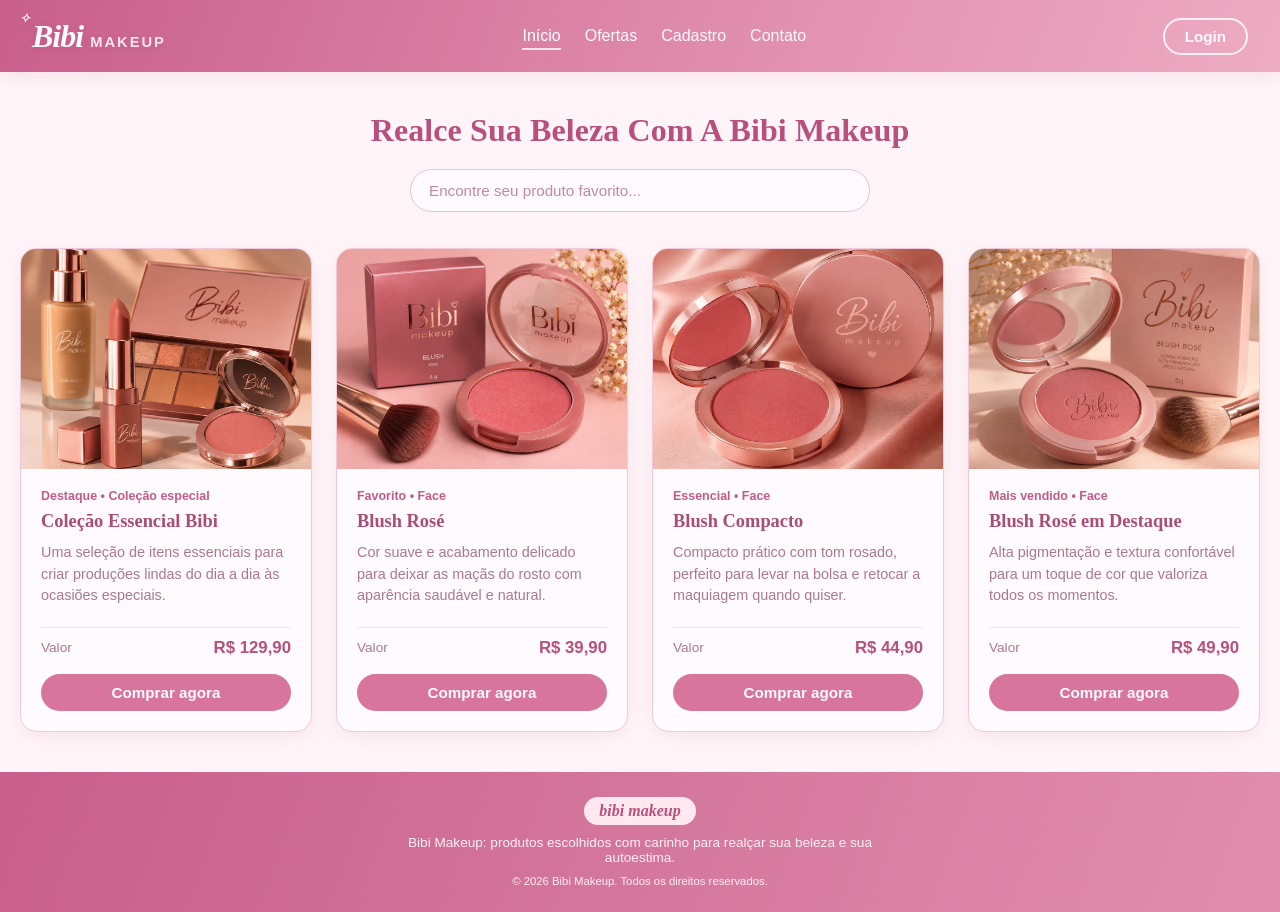
<file: Bibi_Makeup_projeto (1)/bibi_makeup_project/index.html>
<!DOCTYPE html>
<html lang="pt-br">
<head>
    <meta charset="UTF-8">
    <meta name="viewport" content="width=device-width, initial-scale=1.0">
    <title>Bibi Makeup | Beleza que inspira</title>
    <link rel="stylesheet" href="./style.css">
</head>
<body>

    <!-- Cabeçalho Superior -->
    <header class="site-header">
        <a href="index.html" class="brand-logo">Bibi<span> Makeup</span></a>

        <nav class="main-nav" aria-label="Navegação principal">
            <ul>
                <li><a href="index.html" class="active">Início</a></li>
                <li><a href="produto.html">Ofertas</a></li>
                <li><a href="new.html">Cadastro</a></li>
                <li><a href="login.html">Contato</a></li>
            </ul>
        </nav>

        <div class="header-actions">
            <a href="login.html" class="btn-header-login">Login</a>
        </div>
    </header>

    <!-- Conteúdo Principal -->
    <main class="main-content">
        <section class="top-section">
            <h1>Realce sua beleza com a Bibi Makeup</h1>
            <div class="search-box">
                <input type="search" placeholder="Encontre seu produto favorito..." aria-label="Pesquise aqui">
            </div>
        </section>

        <section class="card-section" aria-label="Destaques de maquiagem">
            <div class="card-container">

                <!-- Card 1: Coleção -->
                <article class="card">
                    <img src="img/colecao-bibi-makeup.jpg" alt="Coleção de maquiagem Bibi Makeup">
                    <div class="card-content">
                        <span class="card-tag">Destaque • Coleção especial</span>
                        <h2 class="card-title">Coleção Essencial Bibi</h2>
                        <p class="card-subtitle">
                            Uma seleção de itens essenciais para criar produções lindas do dia a dia às ocasiões especiais.
                        </p>
                        <div class="card-info">
                            <span class="price-label">Valor</span>
                            <span class="price-value">R$ 129,90</span>
                        </div>
                        <a href="produto.html" class="card-btn">Comprar agora</a>
                    </div>
                </article>

                <!-- Card 2: Blush -->
                <article class="card">
                    <img src="img/blush-rose.jpg" alt="Blush rosé Bibi Makeup">
                    <div class="card-content">
                        <span class="card-tag">Favorito • Face</span>
                        <h2 class="card-title">Blush Rosé</h2>
                        <p class="card-subtitle">
                            Cor suave e acabamento delicado para deixar as maçãs do rosto com aparência saudável e natural.
                        </p>
                        <div class="card-info">
                            <span class="price-label">Valor</span>
                            <span class="price-value">R$ 39,90</span>
                        </div>
                        <a href="produto.html" class="card-btn">Comprar agora</a>
                    </div>
                </article>

                <!-- Card 3: Compacto -->
                <article class="card">
                    <img src="img/blush-compacto.jpg" alt="Blush compacto Bibi Makeup">
                    <div class="card-content">
                        <span class="card-tag">Essencial • Face</span>
                        <h2 class="card-title">Blush Compacto</h2>
                        <p class="card-subtitle">
                            Compacto prático com tom rosado, perfeito para levar na bolsa e retocar a maquiagem quando quiser.
                        </p>
                        <div class="card-info">
                            <span class="price-label">Valor</span>
                            <span class="price-value">R$ 44,90</span>
                        </div>
                        <a href="produto.html" class="card-btn">Comprar agora</a>
                    </div>
                </article>

                <!-- Card 4: Blush destaque -->
                <article class="card">
                    <img src="img/blush-destaque.jpg" alt="Blush Rosé Bibi Makeup em destaque">
                    <div class="card-content">
                        <span class="card-tag">Mais vendido • Face</span>
                        <h2 class="card-title">Blush Rosé em Destaque</h2>
                        <p class="card-subtitle">
                            Alta pigmentação e textura confortável para um toque de cor que valoriza todos os momentos.
                        </p>
                        <div class="card-info">
                            <span class="price-label">Valor</span>
                            <span class="price-value">R$ 49,90</span>
                        </div>
                        <a href="produto.html" class="card-btn">Comprar agora</a>
                    </div>
                </article>

            </div>
        </section>
    </main>

    <!-- Rodapé -->
    <footer class="site-footer">
        <div class="footer-logo">Bibi Makeup</div>
        <p>Bibi Makeup: produtos escolhidos com carinho para realçar sua beleza e sua autoestima.</p>
        <small>© 2026 Bibi Makeup. Todos os direitos reservados.</small>
    </footer>

</body>
</html>
</file>
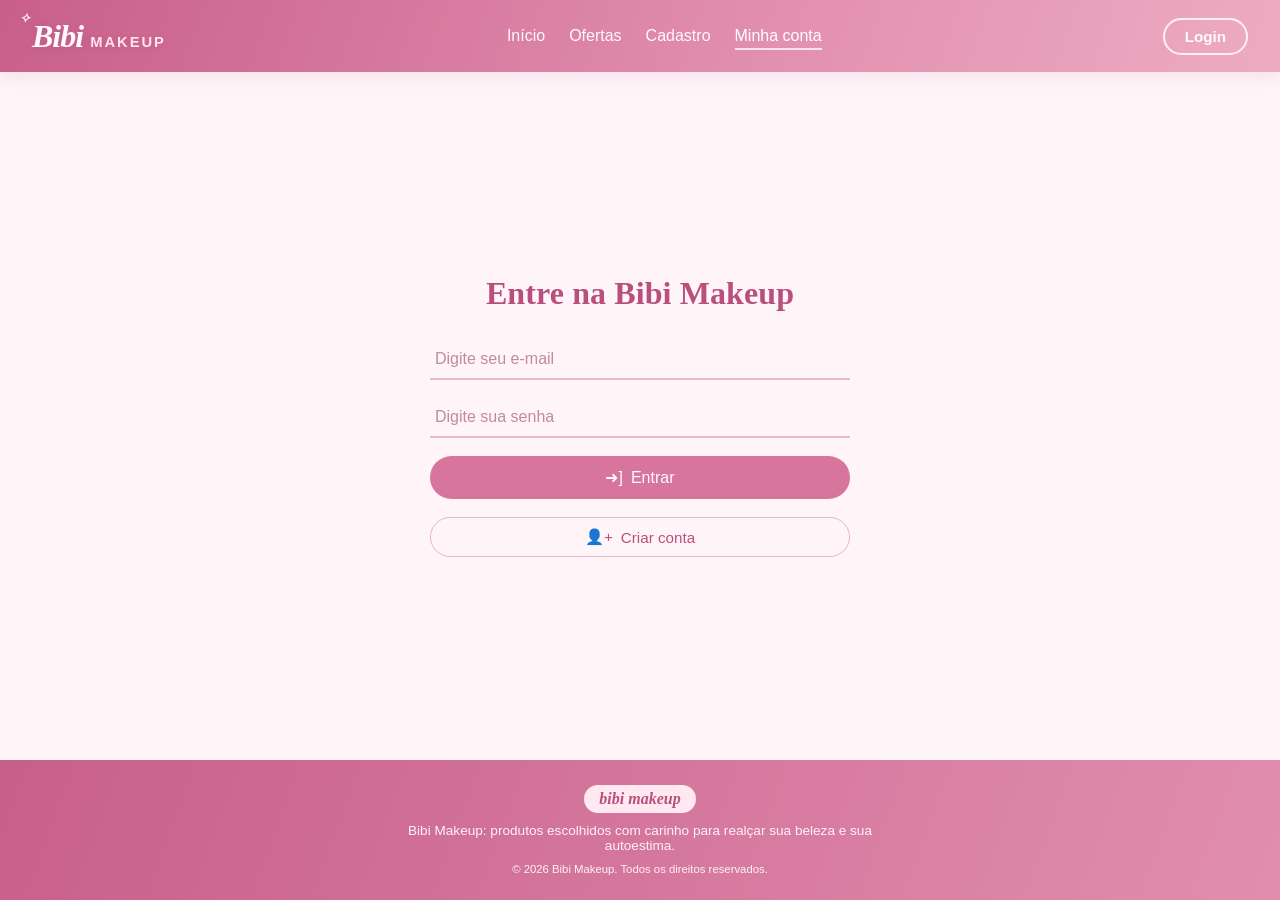
<file: Bibi_Makeup_projeto (1)/bibi_makeup_project/login.html>
<!DOCTYPE html>
<html lang="pt-br">
<head>
    <meta charset="UTF-8">
    <meta name="viewport" content="width=device-width, initial-scale=1.0">
    <title>Login | Bibi Makeup</title>
    <link rel="stylesheet" href="./style.css">
</head>
<body>

    <!-- Cabeçalho Superior -->
    <header class="site-header">
        <a href="index.html" class="brand-logo">Bibi<span> Makeup</span></a>

        <nav class="main-nav" aria-label="Navegação principal">
            <ul>
                <li><a href="index.html">Início</a></li>
                <li><a href="produto.html">Ofertas</a></li>
                <li><a href="new.html">Cadastro</a></li>
                <li><a href="login.html" class="active">Minha conta</a></li>
            </ul>
        </nav>

        <div class="header-actions">
            <a href="login.html" class="btn-header-login">Login</a>
        </div>
    </header>

    <!-- Área Principal de Login -->
    <main class="auth-page">
        <section class="login-container" aria-label="Formulário de login">
            <h1>Entre na Bibi Makeup</h1>

            <form class="login-form" action="index.html" method="get">
                <div class="input-group">
                    <input type="email" placeholder="Digite seu e-mail" aria-label="E-mail" required>
                </div>

                <div class="input-group">
                    <input type="password" placeholder="Digite sua senha" aria-label="Senha" required>
                </div>

                <button type="submit" class="btn-submit">
                    <span>➜]</span> Entrar
                </button>

                <a href="new.html" class="btn-register">
                    <span>👤+</span> Criar conta
                </a>
            </form>
        </section>
    </main>

    <!-- Rodapé -->
    <footer class="site-footer">
        <div class="footer-logo">Bibi Makeup</div>
        <p>Bibi Makeup: produtos escolhidos com carinho para realçar sua beleza e sua autoestima.</p>
        <small>© 2026 Bibi Makeup. Todos os direitos reservados.</small>
    </footer>

</body>
</html>
</file>
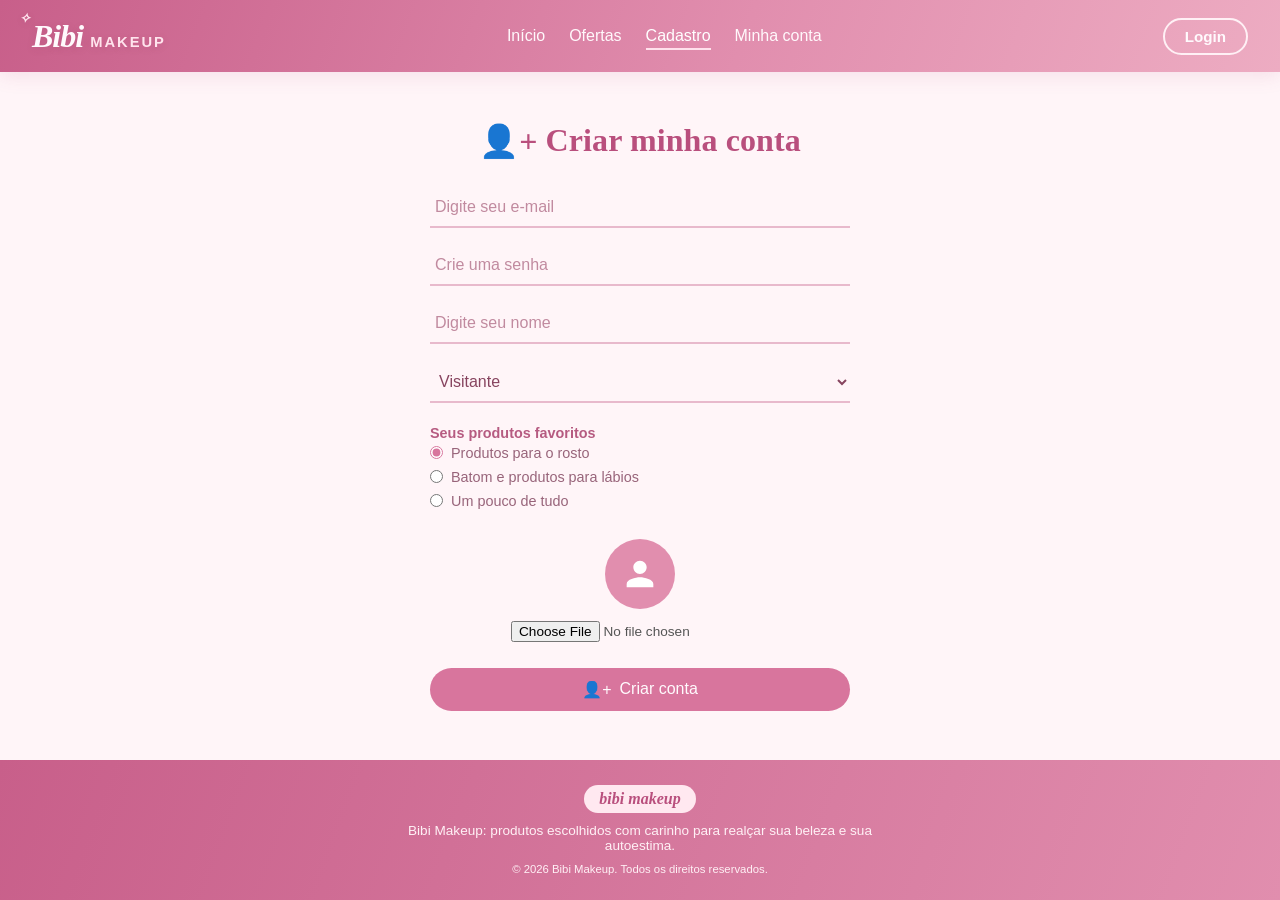
<file: Bibi_Makeup_projeto (1)/bibi_makeup_project/new.html>
<!DOCTYPE html>
<html lang="pt-br">
<head>
    <meta charset="UTF-8">
    <meta name="viewport" content="width=device-width, initial-scale=1.0">
    <title>Cadastro | Bibi Makeup</title>
    <link rel="stylesheet" href="./style.css">
</head>
<body>

    <!-- Cabeçalho Superior -->
    <header class="site-header">
        <a href="index.html" class="brand-logo">Bibi<span> Makeup</span></a>

        <nav class="main-nav" aria-label="Navegação principal">
            <ul>
                <li><a href="index.html">Início</a></li>
                <li><a href="produto.html">Ofertas</a></li>
                <li><a href="new.html" class="active">Cadastro</a></li>
                <li><a href="login.html">Minha conta</a></li>
            </ul>
        </nav>

        <div class="header-actions">
            <a href="login.html" class="btn-header-login">Login</a>
        </div>
    </header>

    <!-- Área Principal de Cadastro -->
    <main class="auth-page">
        <section class="register-container" aria-label="Cadastro de novo usuário">
            <h1><span>👤+</span> Criar minha conta</h1>

            <form class="register-form" action="login.html" method="get">
                <div class="input-group">
                    <input type="email" placeholder="Digite seu e-mail" aria-label="E-mail" required>
                </div>

                <div class="input-group">
                    <input type="password" placeholder="Crie uma senha" aria-label="Senha" required>
                </div>

                <div class="input-group">
                    <input type="text" placeholder="Digite seu nome" aria-label="Nome" required>
                </div>

                <div class="input-group">
                    <select name="perfil" id="perfil" aria-label="Tipo de perfil">
                        <option value="visitante">Visitante</option>
                        <option value="cliente">Cliente</option>
                        <option value="maquiagem">Apaixonada por maquiagem</option>
                    </select>
                </div>

                <fieldset class="radio-group">
                    <legend>Seus produtos favoritos</legend>
                    <label>
                        <input type="radio" name="categoria" value="geometrico" checked>
                        Produtos para o rosto
                    </label>
                    <label>
                        <input type="radio" name="categoria" value="giz-oleoso">
                        Batom e produtos para lábios
                    </label>
                    <label>
                        <input type="radio" name="categoria" value="todos">
                        Um pouco de tudo
                    </label>
                </fieldset>

                <div class="profile-upload-section">
                    <div class="avatar-placeholder" aria-hidden="true">
                        <svg width="40" height="40" viewBox="0 0 24 24" fill="#ffffff">
                            <path d="M12 12c2.21 0 4-1.79 4-4s-1.79-4-4-4-4 1.79-4 4 1.79 4 4 4zm0 2c-2.67 0-8 1.34-8 4v2h16v-2c0-2.66-5.33-4-8-4z"/>
                        </svg>
                    </div>
                    <div class="file-input-wrapper">
                        <input type="file" id="avatar" name="avatar" accept="image/*" aria-label="Foto de perfil">
                    </div>
                </div>

                <button type="submit" class="btn-submit">
                    <span>👤+</span> Criar conta
                </button>
            </form>
        </section>
    </main>

    <!-- Rodapé -->
    <footer class="site-footer">
        <div class="footer-logo">Bibi Makeup</div>
        <p>Bibi Makeup: produtos escolhidos com carinho para realçar sua beleza e sua autoestima.</p>
        <small>© 2026 Bibi Makeup. Todos os direitos reservados.</small>
    </footer>

</body>
</html>
</file>
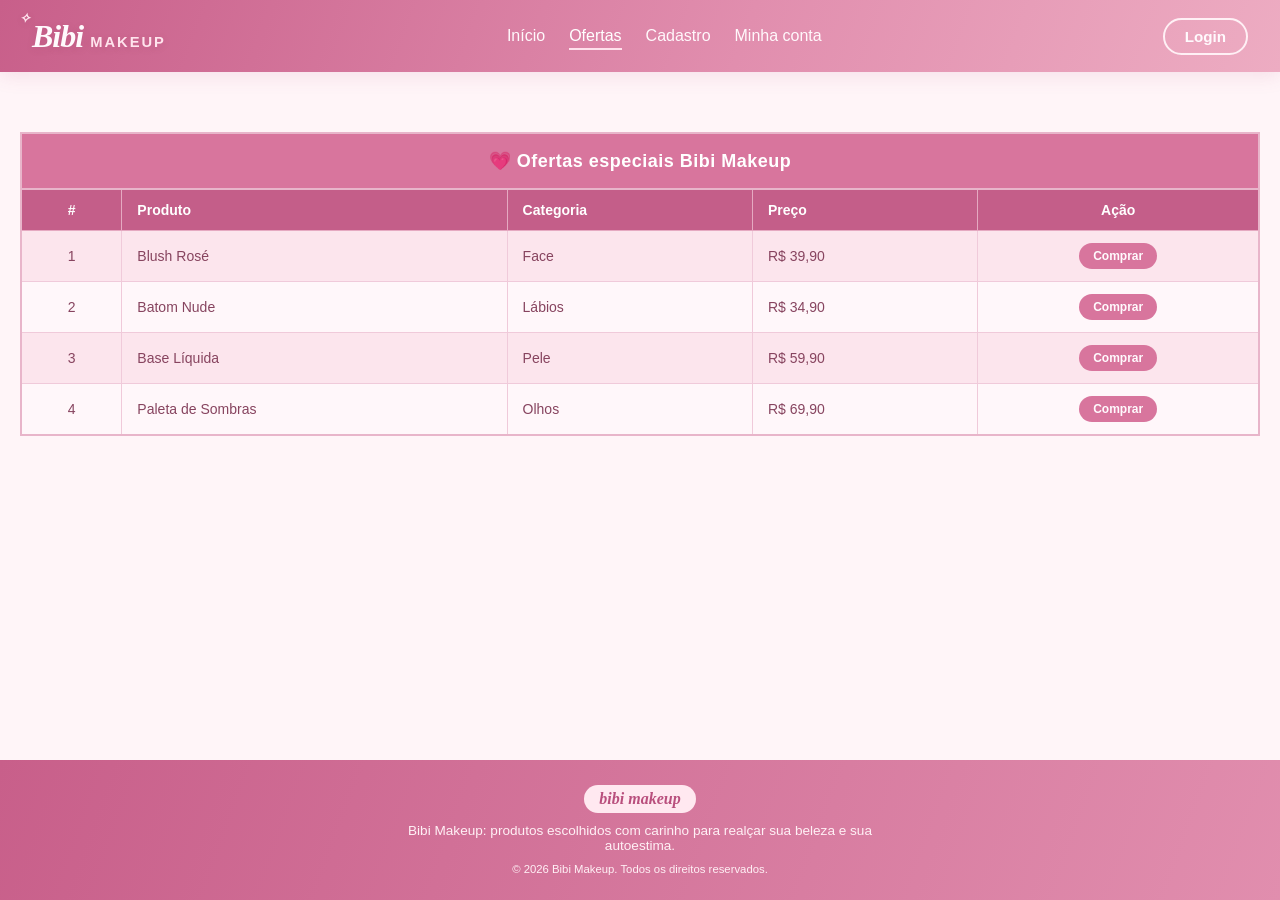
<file: Bibi_Makeup_projeto (1)/bibi_makeup_project/produto.html>
<!DOCTYPE html>
<html lang="pt-br">
<head>
    <meta charset="UTF-8">
    <meta name="viewport" content="width=device-width, initial-scale=1.0">
    <title>Produtos e ofertas | Bibi Makeup</title>
    <link rel="stylesheet" href="./style.css">
</head>
<body>

    <!-- Cabeçalho Superior -->
    <header class="site-header">
        <a href="index.html" class="brand-logo">Bibi<span> Makeup</span></a>

        <nav class="main-nav" aria-label="Navegação principal">
            <ul>
                <li><a href="index.html">Início</a></li>
                <li><a href="produto.html" class="active">Ofertas</a></li>
                <li><a href="new.html">Cadastro</a></li>
                <li><a href="login.html">Minha conta</a></li>
            </ul>
        </nav>

        <div class="header-actions">
            <a href="login.html" class="btn-header-login">Login</a>
        </div>
    </header>

    <!-- Conteúdo Principal -->
    <main class="main-content">
        <section class="offers-section" aria-label="Tabela de ofertas de maquiagem">
            <div class="table-responsive">
                <table class="offers-table">
                    <thead>
                        <tr>
                            <th colspan="5" class="table-main-title">
                                💗 Ofertas especiais Bibi Makeup
                            </th>
                        </tr>
                        <tr class="table-header-row">
                            <th>#</th>
                            <th>Produto</th>
                            <th>Categoria</th>
                            <th>Preço</th>
                            <th>Ação</th>
                        </tr>
                    </thead>

                    <tbody>
                        <tr>
                            <td>1</td>
                            <td>Blush Rosé</td>
                            <td>Face</td>
                            <td>R$ 39,90</td>
                            <td><a href="new.html" class="table-btn">Comprar</a></td>
                        </tr>
                        <tr>
                            <td>2</td>
                            <td>Batom Nude</td>
                            <td>Lábios</td>
                            <td>R$ 34,90</td>
                            <td><a href="new.html" class="table-btn">Comprar</a></td>
                        </tr>
                        <tr>
                            <td>3</td>
                            <td>Base Líquida</td>
                            <td>Pele</td>
                            <td>R$ 59,90</td>
                            <td><a href="new.html" class="table-btn">Comprar</a></td>
                        </tr>
                        <tr>
                            <td>4</td>
                            <td>Paleta de Sombras</td>
                            <td>Olhos</td>
                            <td>R$ 69,90</td>
                            <td><a href="new.html" class="table-btn">Comprar</a></td>
                        </tr>
                    </tbody>
                </table>
            </div>
        </section>
    </main>

    <!-- Rodapé -->
    <footer class="site-footer">
        <div class="footer-logo">Bibi Makeup</div>
        <p>Bibi Makeup: produtos escolhidos com carinho para realçar sua beleza e sua autoestima.</p>
        <small>© 2026 Bibi Makeup. Todos os direitos reservados.</small>
    </footer>

</body>
</html>
</file>
<file: Bibi_Makeup_projeto (1)/bibi_makeup_project/style.css>
/* Reset e configurações gerais */
* {
    margin: 0;
    padding: 0;
    box-sizing: border-box;
}

body {
    font-family: 'Poppins', 'Segoe UI', Tahoma, Geneva, Verdana, sans-serif;
    font-size: 16px;
    min-height: 100vh;
    background-color: #fff8f8;
    color: #49343d;
    display: flex;
    flex-direction: column;
}

/* Cabeçalho padronizado */
.site-header {
    min-height: 72px;
    width: 100%;
    background-color: #573744;
    color: #ffffff;
    padding: 12px 32px;
    display: flex;
    justify-content: space-between;
    align-items: center;
    gap: 20px;
}

.brand-logo {
    font-size: 1.7rem;
    font-weight: 700;
    color: #ffffff;
    text-decoration: none;
}

.brand-logo span {
    color: #d987a2;
}

.main-nav ul {
    list-style: none;
    display: flex;
    align-items: center;
    gap: 24px;
}

.main-nav a {
    text-decoration: none;
    color: #ffffff;
    font-size: 1rem;
    font-weight: 500;
    padding-bottom: 4px;
    border-bottom: 2px solid transparent;
    transition: border-color 0.25s ease, color 0.25s ease;
}

.main-nav a:hover,
.main-nav a.active {
    border-bottom-color: #d987a2;
    color: #ffffff;
}

.btn-header-login {
    background-color: transparent;
    color: #ffffff;
    border: 2px solid #ffffff;
    padding: 8px 20px;
    border-radius: 25px;
    font-size: 0.95rem;
    font-weight: 600;
    text-decoration: none;
    display: inline-block;
    transition: background-color 0.25s ease, color 0.25s ease;
}

.btn-header-login:hover {
    background-color: #d987a2;
    border-color: #d987a2;
    color: #ffffff;
}

/* Área principal */
.main-content {
    flex: 1;
    width: 100%;
    max-width: 1320px;
    margin: 0 auto;
    padding: 40px 20px;
}

.top-section {
    text-align: center;
    margin-bottom: 36px;
}

.top-section h1 {
    font-size: 2rem;
    font-weight: 700;
    color: #573744;
    margin-bottom: 20px;
    text-transform: capitalize;
}

.search-box {
    max-width: 460px;
    margin: 0 auto;
}

.search-box input {
    width: 100%;
    padding: 12px 18px;
    border-radius: 25px;
    border: 1px solid #b5b5b5;
    background-color: #ffffff;
    font-size: 0.95rem;
    color: #573744;
    outline: none;
}

.search-box input:focus {
    border-color: #573744;
}

/* Grid de cards (index.html) */
.card-container {
    display: grid;
    grid-template-columns: repeat(4, 1fr);
    gap: 24px;
}

.card {
    width: 100%;
    display: flex;
    flex-direction: column;
    background-color: #ffffff;
    border-radius: 16px;
    overflow: hidden;
    border: 1px solid #ead3dc;
    box-shadow: 0 4px 15px rgba(0, 0, 0, 0.08);
    transition: transform 0.3s ease, box-shadow 0.3s ease;
}

.card:hover {
    transform: translateY(-4px);
    box-shadow: 0 8px 20px rgba(0, 0, 0, 0.12);
}

.card img {
    width: 100%;
    height: 220px;
    object-fit: cover;
    display: block;
}

.card-content {
    padding: 20px;
    display: flex;
    flex-direction: column;
    flex-grow: 1;
}

.card-tag {
    font-size: 0.78rem;
    font-weight: 600;
    color: #a95775;
    margin-bottom: 8px;
}

.card-title {
    font-size: 1.15rem;
    font-weight: 700;
    color: #573744;
    margin-bottom: 10px;
}

.card-subtitle {
    font-size: 0.9rem;
    color: #555555;
    line-height: 1.5;
    margin-bottom: 20px;
    flex-grow: 1;
}

.card-info {
    display: flex;
    justify-content: space-between;
    align-items: center;
    margin-bottom: 16px;
    padding-top: 10px;
    border-top: 1px solid #f2e4e9;
}

.price-label {
    font-size: 0.85rem;
    color: #666666;
}

.price-value {
    font-size: 1.05rem;
    font-weight: 700;
    color: #573744;
}

.card-btn {
    display: block;
    text-align: center;
    background-color: #573744;
    color: #ffffff;
    text-decoration: none;
    padding: 10px 16px;
    border-radius: 22px;
    font-size: 0.95rem;
    font-weight: 600;
    transition: background-color 0.25s ease;
}

.card-btn:hover {
    background-color: #d987a2;
}

/* Telas de login e cadastro */
.auth-page {
    flex: 1;
    display: flex;
    justify-content: center;
    align-items: center;
    padding: 40px 20px;
}

.login-container,
.register-container {
    width: 100%;
    max-width: 420px;
    display: flex;
    flex-direction: column;
    align-items: center;
}

.login-container h1,
.register-container h1 {
    font-size: 2rem;
    font-weight: 600;
    margin-bottom: 28px;
    color: #573744;
    display: flex;
    align-items: center;
    gap: 8px;
}

.login-form,
.register-form {
    width: 100%;
    display: flex;
    flex-direction: column;
    gap: 18px;
}

.input-group input,
.input-group select {
    width: 100%;
    padding: 10px 5px;
    background: transparent;
    border: none;
    border-bottom: 2px solid #888888;
    font-size: 1rem;
    outline: none;
    color: #573744;
}

.input-group select {
    cursor: pointer;
}

.input-group input:focus,
.input-group select:focus {
    border-bottom-color: #573744;
}

.input-group input::placeholder {
    color: #777777;
}

.radio-group {
    border: none;
    display: flex;
    flex-direction: column;
    gap: 8px;
    margin: 4px 0;
}

.radio-group legend {
    font-size: 0.9rem;
    font-weight: 600;
    color: #754d5e;
    margin-bottom: 4px;
}

.radio-group label {
    font-size: 0.9rem;
    color: #444444;
    display: flex;
    align-items: center;
    gap: 8px;
    cursor: pointer;
}

.radio-group input[type="radio"] {
    accent-color: #573744;
    cursor: pointer;
}

.profile-upload-section {
    display: flex;
    flex-direction: column;
    align-items: center;
    gap: 12px;
    margin: 8px 0;
}

.avatar-placeholder {
    width: 70px;
    height: 70px;
    border-radius: 50%;
    background-color: #573744;
    display: flex;
    justify-content: center;
    align-items: center;
}

.file-input-wrapper input[type="file"] {
    font-size: 0.85rem;
    color: #555555;
}

.btn-submit {
    width: 100%;
    padding: 12px;
    background-color: #573744;
    color: #ffffff;
    border: none;
    border-radius: 22px;
    font-size: 1rem;
    font-weight: 500;
    cursor: pointer;
    display: flex;
    justify-content: center;
    align-items: center;
    gap: 8px;
    transition: background-color 0.3s ease;
}

.btn-submit:hover {
    background-color: #333333;
}

.btn-register {
    width: 100%;
    padding: 10px;
    background-color: transparent;
    color: #573744;
    border: 1px solid #777777;
    border-radius: 22px;
    font-size: 0.95rem;
    text-decoration: none;
    text-align: center;
    display: flex;
    justify-content: center;
    align-items: center;
    gap: 8px;
    transition: background-color 0.3s ease;
}

.btn-register:hover {
    background-color: #ead3dc;
}

/* Tabela de ofertas (produto.html) */
.offers-section {
    margin-top: 20px;
    margin-bottom: 40px;
}

.table-responsive {
    width: 100%;
    overflow-x: auto;
}

.offers-table {
    width: 100%;
    min-width: 600px;
    border-collapse: collapse;
    background-color: #f8e9ee;
    border: 2px solid #754d5e;
    font-size: 14px;
    box-shadow: 0 4px 10px rgba(0, 0, 0, 0.1);
}

.table-main-title {
    background-color: #573744;
    color: #ffffff;
    text-align: center;
    padding: 16px;
    font-size: 18px;
    font-weight: 600;
    letter-spacing: 0.5px;
    border-bottom: 2px solid #754d5e;
}

.table-header-row th {
    background-color: #754d5e;
    color: #ffffff;
    padding: 12px 15px;
    font-weight: 600;
    font-size: 14px;
    border: 1px solid #444444;
    text-align: left;
}

.table-header-row th:first-child,
.table-header-row th:last-child {
    text-align: center;
}

.offers-table td {
    padding: 12px 15px;
    border: 1px solid #b5b5b5;
    color: #573744;
}

.offers-table td:first-child,
.offers-table td:last-child {
    text-align: center;
}

.offers-table tbody tr:nth-child(odd) {
    background-color: #f5e1e8;
}

.offers-table tbody tr:nth-child(even) {
    background-color: #fff8f8;
}

.offers-table tbody tr:hover {
    background-color: #efd4df;
    transition: background-color 0.2s ease;
}

.table-btn {
    display: inline-block;
    background-color: #573744;
    color: #ffffff;
    text-decoration: none;
    padding: 6px 14px;
    border-radius: 20px;
    font-size: 12px;
    font-weight: 600;
    transition: background-color 0.2s ease, color 0.2s ease;
}

.offers-table tbody tr:hover .table-btn {
    background-color: #ffffff;
    color: #573744;
}

/* Rodapé padronizado */
.site-footer {
    background-color: #573744;
    color: #ffffff;
    text-align: center;
    padding: 25px 20px;
    display: flex;
    flex-direction: column;
    align-items: center;
    gap: 10px;
    font-size: 0.85rem;
}

.footer-logo {
    background-color: #ffffff;
    color: #573744;
    font-weight: 700;
    font-size: 14px;
    padding: 2px 10px;
    border-radius: 3px;
    text-transform: lowercase;
}

.site-footer p {
    color: #cccccc;
    max-width: 500px;
}

.site-footer small {
    color: #888888;
}

/* Responsividade */
@media (max-width: 1024px) {
    .card-container {
        grid-template-columns: repeat(2, 1fr);
    }
}

@media (max-width: 768px) {
    .site-header {
        flex-direction: column;
        padding: 16px;
        gap: 12px;
    }

    .main-nav ul {
        flex-wrap: wrap;
        justify-content: center;
        gap: 14px;
    }

    .top-section h1 {
        font-size: 1.5rem;
    }
}

@media (max-width: 600px) {
    .card-container {
        grid-template-columns: 1fr;
    }
}
/* Acabamento delicado – identidade visual Bibi Makeup */
@import url('https://fonts.googleapis.com/css2?family=DM+Sans:wght@400;500;600;700&family=Playfair+Display:ital,wght@0,500;0,600;0,700;1,500;1,600&display=swap');

:root {
    --pink-deep: #b94f7d;
    --pink-main: #d8759d;
    --pink-soft: #f4c8d9;
    --pink-pale: #fff4f8;
    --pink-text: #87445f;
}

body {
    font-family: 'DM Sans', 'Segoe UI', sans-serif;
    background: #fff5f8;
    color: var(--pink-text);
}

.site-header {
    background: linear-gradient(110deg, #c85f8a, #e18eae 58%, #edacc2);
    color: #fff8fb;
    box-shadow: 0 4px 18px rgba(185, 79, 125, 0.13);
}

.brand-logo {
    position: relative;
    display: inline-flex;
    align-items: baseline;
    gap: 7px;
    font-family: 'Playfair Display', Georgia, serif;
    font-size: 2rem;
    font-style: italic;
    font-weight: 600;
    letter-spacing: -1px;
    color: #fffafd;
    text-shadow: 0 2px 8px rgba(122, 43, 76, 0.12);
}

.brand-logo::before {
    content: '✧';
    position: absolute;
    top: -8px;
    left: -13px;
    color: #ffe5ef;
    font-family: Georgia, serif;
    font-size: 0.85rem;
}

.brand-logo span {
    color: #ffe4ed;
    font-family: 'DM Sans', sans-serif;
    font-size: 0.92rem;
    font-style: normal;
    font-weight: 600;
    letter-spacing: 2px;
    text-transform: uppercase;
}

.main-nav a { color: #fff8fb; font-weight: 500; }
.main-nav a:hover,
.main-nav a.active { border-bottom-color: #ffe1ec; color: #ffffff; }

.btn-header-login {
    border-color: #fff0f5;
    color: #fffafd;
}
.btn-header-login:hover { background: #f7d3e0; border-color: #f7d3e0; color: #a74870; }

.main-content { background: transparent; }
.top-section h1,
.login-container h1,
.register-container h1 {
    color: #b94f7d;
    font-family: 'Playfair Display', Georgia, serif;
    font-weight: 600;
    letter-spacing: 0.1px;
}

.search-box input {
    border-color: #edbfd0;
    background: #fffafd;
    color: #87445f;
}
.search-box input:focus { border-color: #d8759d; }
.search-box input::placeholder { color: #c18a9f; }

.card {
    background: #fffafd;
    border-color: #f0cada;
    box-shadow: 0 5px 18px rgba(190, 93, 132, 0.10);
}
.card:hover { box-shadow: 0 10px 24px rgba(190, 93, 132, 0.16); }
.card-tag { color: #c05c87; }
.card-title {
    color: #a94d75;
    font-family: 'Playfair Display', Georgia, serif;
    font-weight: 600;
}
.card-subtitle, .price-label { color: #a9798d; }
.card-info { border-top-color: #f5dce6; }
.price-value { color: #b94f7d; }
.card-btn, .btn-submit, .table-btn {
    background: #d8759d;
    color: #fffafd;
}
.card-btn:hover, .btn-submit:hover, .table-btn:hover { background: #b94f7d; }

.input-group input, .input-group select {
    border-bottom-color: #e8b9cc;
    color: #87445f;
}
.input-group input:focus, .input-group select:focus { border-bottom-color: #d8759d; }
.input-group input::placeholder { color: #c18a9f; }
.radio-group legend { color: #b65b81; }
.radio-group label { color: #98647a; }
.radio-group input[type="radio"] { accent-color: #d8759d; }
.avatar-placeholder { background: #e18eae; }
.btn-register {
    color: #b94f7d;
    border-color: #e7b7ca;
}
.btn-register:hover { background: #fce5ed; }

.offers-table {
    background: #fff4f8;
    border-color: #e8b5ca;
    box-shadow: 0 5px 16px rgba(190, 93, 132, 0.10);
}
.table-main-title { background: #d8759d; border-bottom-color: #e8b5ca; }
.table-header-row th { background: #c45e89; border-color: #e5a9c1; }
.offers-table td { color: #87445f; border-color: #f0cada; }
.offers-table tbody tr:nth-child(odd) { background: #fce5ed; }
.offers-table tbody tr:nth-child(even) { background: #fff7fa; }
.offers-table tbody tr:hover { background: #f7d4e1; }
.offers-table tbody tr:hover .table-btn { background: #fffafd; color: #b94f7d; }

.site-footer {
    background: linear-gradient(110deg, #c85f8a, #e18eae);
    color: #fffafd;
}
.footer-logo {
    background: #ffe8f0;
    color: #b94f7d;
    font-family: 'Playfair Display', Georgia, serif;
    font-style: italic;
    font-size: 1rem;
    padding: 5px 15px;
    border-radius: 20px;
}
.site-footer p, .site-footer small { color: #fff0f5; }

@media (max-width: 768px) {
    .brand-logo { font-size: 1.8rem; }
}
</file>
